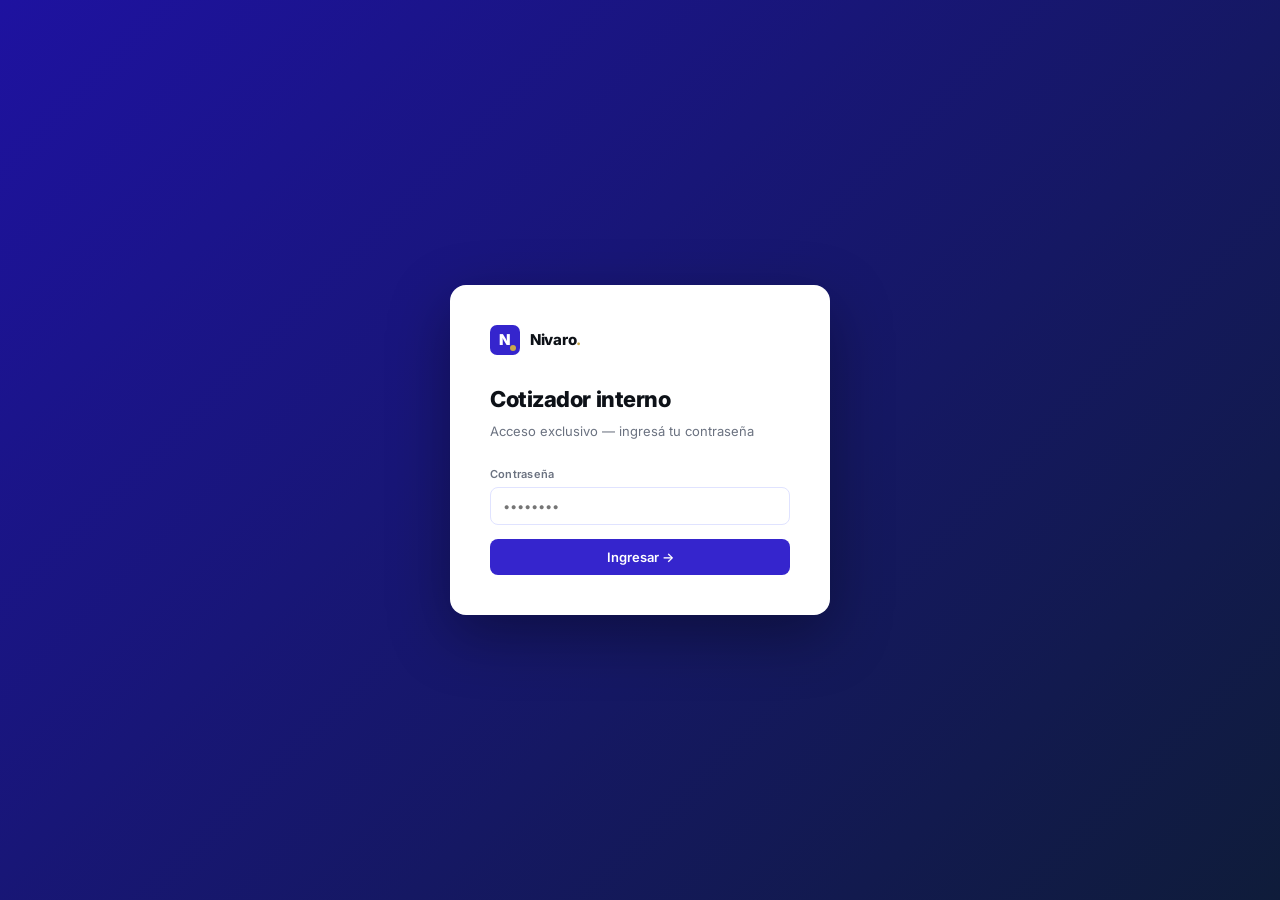
<file: cotizador-login.html>
<!DOCTYPE html>
<html lang="es">
<head>
  <meta charset="UTF-8"/>
  <meta name="viewport" content="width=device-width,initial-scale=1.0"/>
  <title>Cotizador — Nivaro</title>
  <link rel="preconnect" href="https://fonts.googleapis.com"/>
  <link href="https://fonts.googleapis.com/css2?family=Inter:wght@400;600;700;800;900&display=swap" rel="stylesheet"/>
  <link rel="stylesheet" href="styles/cotizador.css"/>
</head>
<body class="c-login-body">

<div class="c-login-card">
  <div class="c-login-logo">
    <div class="c-logo-mark">N</div>
    <span class="c-logo-text">Nivaro<span class="c-logo-dot">.</span></span>
  </div>
  <h1 class="c-login-title">Cotizador interno</h1>
  <p class="c-login-sub">Acceso exclusivo — ingresá tu contraseña</p>

  <form id="loginForm">
    <div class="c-login-field">
      <label class="c-label" for="pw">Contraseña</label>
      <input class="c-input" type="password" id="pw" placeholder="••••••••" autocomplete="current-password" required>
    </div>
    <div class="c-error" id="loginErr">Contraseña incorrecta. Intentá de nuevo.</div>
    <button type="submit" class="c-btn c-btn-primary c-btn-full">Ingresar →</button>
  </form>
</div>

<script>
  // Redirigir si ya está autenticado
  if (sessionStorage.getItem('niv_auth') === '1') location.href = 'cotizador.html'

  // ── CAMBIAR CONTRASEÑA ACÁ ──
  const PASSWORD = 'Nivaro2025'
  // ────────────────────────────

  document.getElementById('loginForm').addEventListener('submit', function(e) {
    e.preventDefault()
    const err = document.getElementById('loginErr')
    if (document.getElementById('pw').value === PASSWORD) {
      sessionStorage.setItem('niv_auth', '1')
      location.href = 'cotizador.html'
    } else {
      err.style.display = 'block'
      document.getElementById('pw').value = ''
      document.getElementById('pw').focus()
    }
  })
</script>
</body>
</html>
</file>
<file: styles/cotizador.css>
/* ── COTIZADOR — estilos internos ─────────────── */
:root{
  --primary:#3525CD;--primary-light:#6B52F6;--primary-dark:#2118A0;
  --gold:#C9A84C;--bg:#F8F9FF;--surface:#FFFFFF;--surface-low:#EEF0FF;
  --text:#0D1117;--muted:#6B7280;--border:#E0E3FF;
  --green:#10B981;--yellow:#F59E0B;--red:#EF4444;
  --radius:10px
}
*{box-sizing:border-box;margin:0;padding:0}
body{font-family:'Inter',sans-serif;background:var(--bg);color:var(--text);font-size:14px;line-height:1.5}

/* ── BOTONES ──────────────────────────────────── */
.c-btn{display:inline-flex;align-items:center;gap:6px;padding:10px 18px;border-radius:8px;font-size:13px;font-weight:600;cursor:pointer;transition:.15s;border:none;font-family:'Inter',sans-serif}
.c-btn-primary{background:var(--primary);color:#fff}
.c-btn-primary:hover:not(:disabled){background:var(--primary-dark)}
.c-btn-primary:disabled{opacity:.4;cursor:not-allowed}
.c-btn-ghost{background:transparent;color:var(--primary);border:1.5px solid var(--border)}
.c-btn-ghost:hover{background:var(--surface-low);border-color:var(--primary)}
.c-btn-gold{background:var(--gold);color:#fff;border:none}
.c-btn-gold:hover{background:#b8973f}
.c-btn-wa{background:#25D366;color:#fff;border:none}
.c-btn-wa:hover:not(:disabled){background:#1fab52}
.c-btn-wa:disabled{opacity:.4;cursor:not-allowed}
.c-btn-sm{padding:7px 12px;font-size:12px}
.c-btn-full{width:100%;justify-content:center}

/* ── INPUTS ────────────────────────────────────── */
.c-input,.c-textarea,.c-select{width:100%;padding:10px 12px;border:1.5px solid var(--border);border-radius:8px;font-family:'Inter',sans-serif;font-size:13px;color:var(--text);background:var(--surface);transition:.15s;outline:none}
.c-input:focus,.c-textarea:focus,.c-select:focus{border-color:var(--primary);box-shadow:0 0 0 3px rgba(53,37,205,.1)}
.c-textarea{resize:vertical;min-height:80px}
.c-label{font-size:11px;font-weight:600;color:var(--muted);margin-bottom:5px;display:block;letter-spacing:.02em}

/* ── LOGO ──────────────────────────────────────── */
.c-logo-mark{width:30px;height:30px;border-radius:7px;background:var(--primary);color:#fff;display:flex;align-items:center;justify-content:center;font-weight:900;font-size:15px;position:relative;flex-shrink:0}
.c-logo-mark::after{content:'';width:6px;height:6px;background:var(--gold);border-radius:50%;position:absolute;bottom:4px;right:4px}
.c-logo-text{font-weight:800;font-size:15px;letter-spacing:-.02em}
.c-logo-dot{color:var(--gold)}

/* ── LOGIN ─────────────────────────────────────── */
.c-login-body{min-height:100vh;display:flex;align-items:center;justify-content:center;background:linear-gradient(135deg,#1e12a0 0%,#0f1c3a 100%)}
.c-login-card{background:var(--surface);border-radius:16px;padding:40px;width:100%;max-width:380px;box-shadow:0 20px 60px rgba(0,0,0,.35)}
.c-login-logo{display:flex;align-items:center;gap:10px;margin-bottom:28px}
.c-login-title{font-size:22px;font-weight:800;letter-spacing:-.02em;margin-bottom:6px}
.c-login-sub{color:var(--muted);font-size:13px;margin-bottom:24px}
.c-login-field{margin-bottom:14px}
.c-error{color:var(--red);font-size:12px;margin-bottom:12px;display:none}

/* ── TOOL HEADER ──────────────────────────────── */
.c-header{background:var(--surface);border-bottom:1.5px solid var(--border);padding:0 24px;height:54px;display:flex;align-items:center;justify-content:space-between;position:sticky;top:0;z-index:100;box-shadow:0 1px 8px rgba(53,37,205,.06)}
.c-header-logo{display:flex;align-items:center;gap:8px}
.c-header-end{display:flex;align-items:center;gap:10px}
.c-quote-badge{font-size:11px;font-weight:700;color:var(--primary);background:var(--surface-low);padding:4px 10px;border-radius:20px}

/* ── TOOL LAYOUT ──────────────────────────────── */
.c-body{display:grid;grid-template-columns:1fr 440px;min-height:calc(100vh - 54px)}

/* ── FORM PANEL ───────────────────────────────── */
.c-form-panel{padding:20px;overflow-y:auto;border-right:1.5px solid var(--border)}
.c-section{background:var(--surface);border-radius:var(--radius);border:1.5px solid var(--border);padding:18px 20px;margin-bottom:14px}
.c-section-title{font-size:11px;font-weight:700;color:var(--primary);text-transform:uppercase;letter-spacing:.06em;margin-bottom:14px;display:flex;align-items:center;gap:7px}
.c-section-title::before{content:'';width:3px;height:13px;background:var(--primary);border-radius:2px;flex-shrink:0}
.c-grid{display:grid;grid-template-columns:1fr 1fr;gap:10px}
.c-full{grid-column:1/-1}

/* ── CATEGORY TABS ────────────────────────────── */
.c-cat-tabs{display:flex;gap:4px;margin-bottom:12px;background:var(--surface-low);padding:4px;border-radius:10px}
.c-cat-tab{flex:1;padding:7px 6px;text-align:center;border-radius:7px;font-size:12px;font-weight:600;cursor:pointer;color:var(--muted);transition:.15s;border:none;background:transparent;font-family:'Inter',sans-serif}
.c-cat-tab.active{background:var(--primary);color:#fff;box-shadow:0 2px 8px rgba(53,37,205,.25)}
.c-cat-tab:hover:not(.active){background:rgba(53,37,205,.06)}

/* ── SERVICE LIST ─────────────────────────────── */
.c-svc-list{display:flex;flex-direction:column;gap:6px}
.c-svc-item{display:flex;align-items:center;justify-content:space-between;padding:11px 14px;border:1.5px solid var(--border);border-radius:8px;cursor:pointer;transition:.15s;background:var(--surface)}
.c-svc-item:hover{border-color:var(--primary-light);background:var(--surface-low)}
.c-svc-item.selected{border-color:var(--primary);background:#f0eeff;box-shadow:0 0 0 3px rgba(53,37,205,.08)}
.c-svc-name{font-weight:600;font-size:13px}
.c-svc-desc{font-size:11px;color:var(--muted);margin-top:2px}
.c-svc-right{text-align:right;flex-shrink:0;margin-left:12px}
.c-svc-price{font-weight:800;font-size:13px;color:var(--primary)}
.c-svc-delivery{font-size:10px;color:var(--muted)}

/* ── RECOMENDACIONES ──────────────────────────── */
.c-rec{background:#FFFBEB;border:1.5px solid #F59E0B;border-radius:8px;padding:12px 14px;margin-top:10px}
.c-rec-title{font-weight:700;font-size:12px;color:#92400E;margin-bottom:3px}
.c-rec-msg{font-size:12px;color:#78350F;margin-bottom:8px;line-height:1.5}
.c-rec-actions{display:flex;gap:6px}

/* ── ADDONS ───────────────────────────────────── */
.c-addons-grid{display:grid;grid-template-columns:1fr 1fr;gap:6px}
.c-addon{display:flex;align-items:flex-start;gap:8px;padding:9px 10px;border:1.5px solid var(--border);border-radius:7px;cursor:pointer;transition:.15s}
.c-addon:hover{border-color:var(--primary-light);background:var(--surface-low)}
.c-addon input[type=checkbox]{width:14px;height:14px;accent-color:var(--primary);flex-shrink:0;margin-top:2px;cursor:pointer}
.c-addon-name{font-size:12px;font-weight:600;line-height:1.3}
.c-addon-price{font-size:11px;color:var(--primary);font-weight:700;margin-top:1px}

/* ── PREVIEW PANEL ────────────────────────────── */
.c-preview-panel{display:flex;flex-direction:column;position:sticky;top:54px;height:calc(100vh - 54px)}
.c-preview-scroll{flex:1;overflow-y:auto;padding:20px;background:var(--bg)}
.c-doc{background:var(--surface);border-radius:var(--radius);box-shadow:0 4px 24px rgba(53,37,205,.1);overflow:hidden;font-size:12px}
.c-doc-header{background:var(--primary);padding:16px 20px;color:#fff;display:flex;align-items:center;justify-content:space-between}
.c-doc-logo{display:flex;align-items:center;gap:9px}
.c-doc-company{font-weight:700;font-size:12px;line-height:1.3}
.c-doc-company small{display:block;font-weight:400;font-size:10px;opacity:.65;margin-top:1px}
.c-doc-meta{text-align:right;font-size:10px;opacity:.75}
.c-doc-num{font-weight:800;font-size:13px;color:var(--gold);opacity:1!important;display:block;margin-bottom:2px}
.c-doc-body{padding:18px 20px}
.c-doc-label{font-size:8px;font-weight:700;color:var(--primary);text-transform:uppercase;letter-spacing:.07em;margin-bottom:5px}
.c-doc-section{margin-bottom:14px}
.c-client-box{background:var(--surface-low);border-radius:6px;padding:10px 12px}
.c-client-name{font-weight:700;font-size:13px;margin-bottom:2px}
.c-client-detail{color:var(--muted);font-size:10px}
.c-proj-name{font-weight:700;font-size:14px;margin-bottom:4px}
.c-proj-req{color:var(--muted);font-size:11px;font-style:italic;line-height:1.5}
.c-divider{height:1px;background:var(--border);margin:12px 0}
.c-item-row{display:flex;justify-content:space-between;padding:4px 0;border-bottom:1px dashed var(--border);align-items:baseline}
.c-item-row.base{font-weight:600;font-size:12px}
.c-item-row.addon{font-size:11px;color:var(--muted);padding-left:8px}
.c-total-row{display:flex;justify-content:space-between;padding:10px 0;margin-top:6px;border-top:2px solid var(--text)}
.c-total-label{font-weight:800;font-size:14px;color:var(--primary)}
.c-total-amount{font-weight:900;font-size:18px;color:var(--primary)}
.c-pay-grid{display:grid;grid-template-columns:1fr 1fr;gap:6px;margin-top:12px}
.c-pay-item{background:var(--surface-low);border-radius:6px;padding:8px 10px}
.c-pay-lbl{font-size:9px;color:var(--muted);font-weight:600;text-transform:uppercase;letter-spacing:.04em}
.c-pay-val{font-size:12px;font-weight:700;color:var(--text);margin-top:2px}
.c-empty{text-align:center;padding:50px 20px;color:var(--muted)}
.c-empty-icon{font-size:36px;margin-bottom:12px}
.c-empty-text{font-size:13px}

/* ── ACCIONES ─────────────────────────────────── */
.c-actions{padding:14px 20px;border-top:1.5px solid var(--border);background:var(--surface);display:flex;flex-direction:column;gap:8px}
.c-time-note{background:var(--surface-low);border-radius:7px;padding:9px 12px;font-size:11px;border-left:3px solid var(--primary);display:none}
.c-time-note strong{color:var(--primary);display:block;margin-bottom:1px;font-size:10px;text-transform:uppercase;letter-spacing:.04em}

/* ── SCROLLBAR ────────────────────────────────── */
::-webkit-scrollbar{width:4px}
::-webkit-scrollbar-track{background:transparent}
::-webkit-scrollbar-thumb{background:var(--border);border-radius:10px}

/* ── RESPONSIVE ───────────────────────────────── */
@media(max-width:900px){
  .c-body{grid-template-columns:1fr}
  .c-preview-panel{position:static;height:auto}
  .c-grid{grid-template-columns:1fr}
  .c-addons-grid{grid-template-columns:1fr}
}
</file>
